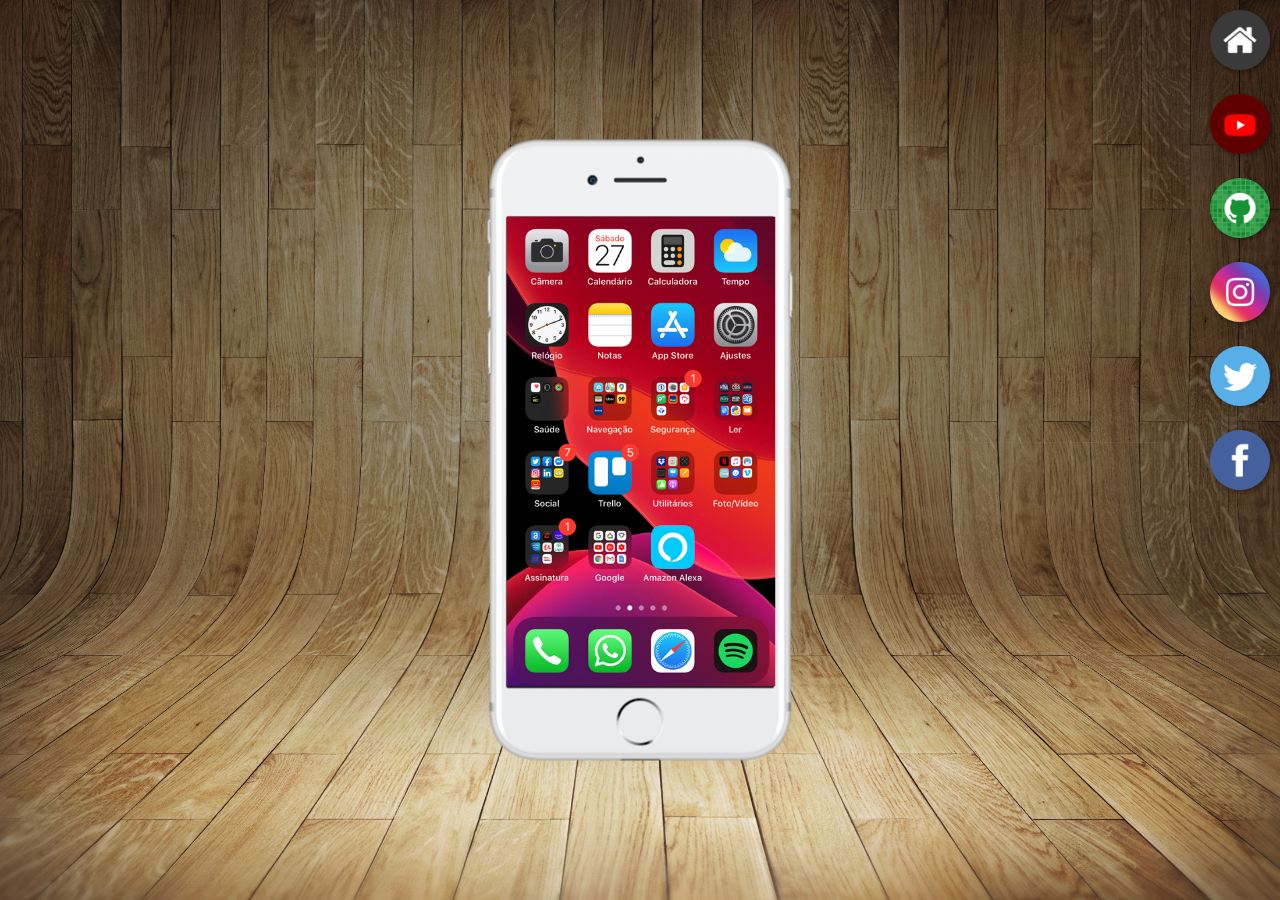
<file: index.html>
<!DOCTYPE html>
<html lang="pt-br">
<head>
    <meta charset="UTF-8">
    <meta http-equiv="X-UA-Compatible" content="IE=edge">
    <meta name="viewport" content="width=device-width, initial-scale=1.0">
    <title>Social Networks</title>

    <link rel="stylesheet" href="estilos/styles.css">
    <link rel="shortcut icon" href="pacote/favicon.ico" type="image/x-icon">
</head>
<body>
    <main>
        <section id="phone">
            <iframe src="home.html" id="tela" name="tela" frameborder="0"></iframe>
        </section>

        <section id="redes-sociais">
            <a href="home.html" target="tela"><img src="pacote/imagens/logo-home.jpg" alt="home"></a><br>
            <a href="youtube.html" target="tela"><img src="pacote/imagens/logo-youtube.jpg" alt="youtube"></a><br>
            <a href="github.html" target="tela"><img src="pacote/imagens/logo-github.jpg" alt="Github"></a><br>
            <a href="instagram.html" target="tela"><img src="pacote/imagens/logo-instagram.jpg" alt="Instagram"></a><br>
            <a href="twitter.html" target="tela"><img src="pacote/imagens/logo-twitter.jpg" alt="Twitter"></a><br>
            <a href="facebook.html" target="tela"><img src="pacote/imagens/logo-facebook.jpg" alt="Facebook"></a><br>
        </section>
    </main>
</body>
</html>
</file>
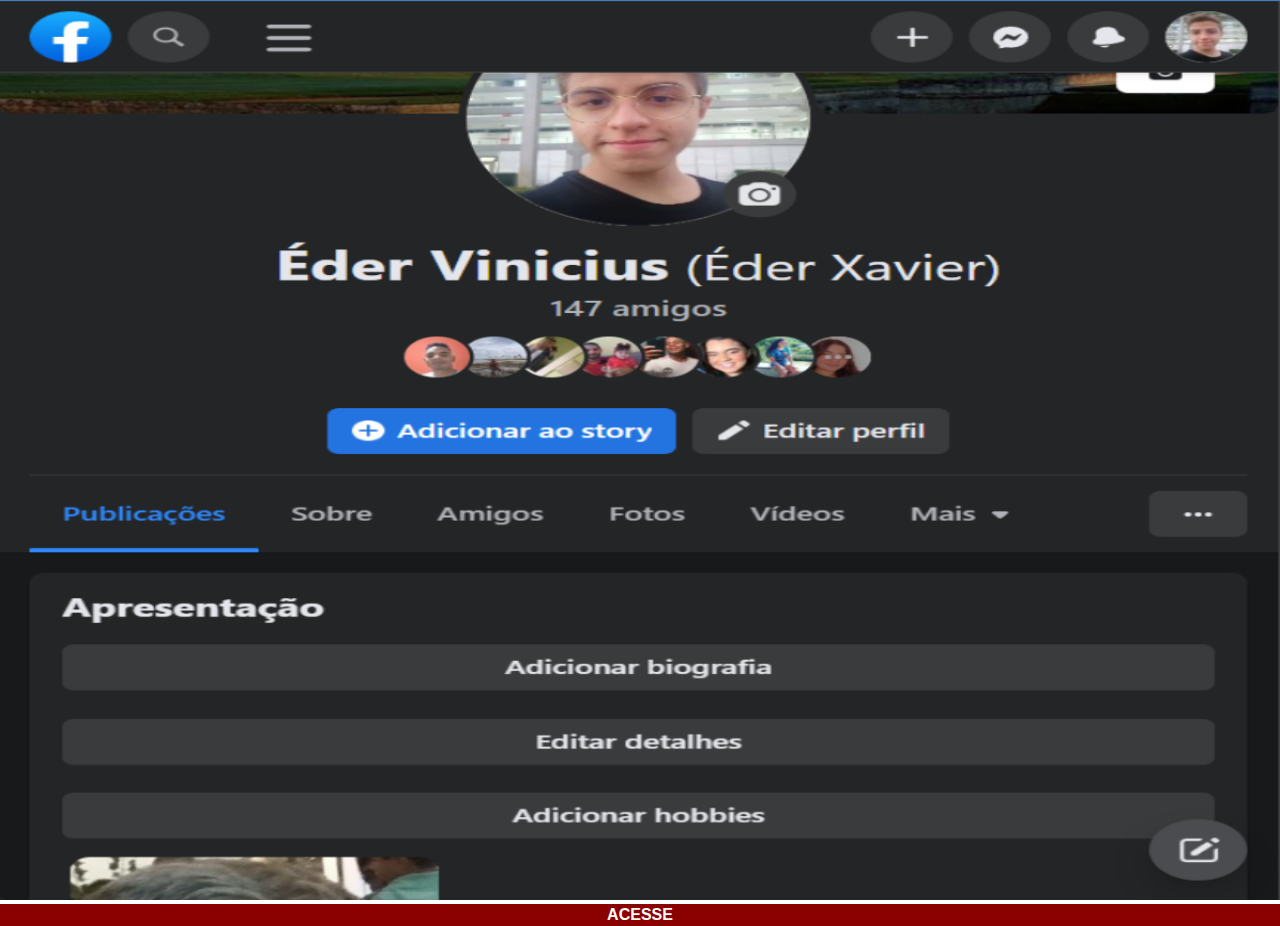
<file: facebook.html>
<!DOCTYPE html>
<html lang="pt-br">
<head>
    <meta charset="UTF-8">
    <meta http-equiv="X-UA-Compatible" content="IE=edge">
    <meta name="viewport" content="width=device-width, initial-scale=1.0">
    <title>Facebook</title>

    <link rel="stylesheet" href="estilos/social.css">
</head>
<body>
    <img src="pacote/imagens/foto-facebook.png" alt="Twitter">
    <a href="https://www.facebook.com/profile.php?id=100011708256888" target="_blank">ACESSE</a>
</body>
</html>
</file>
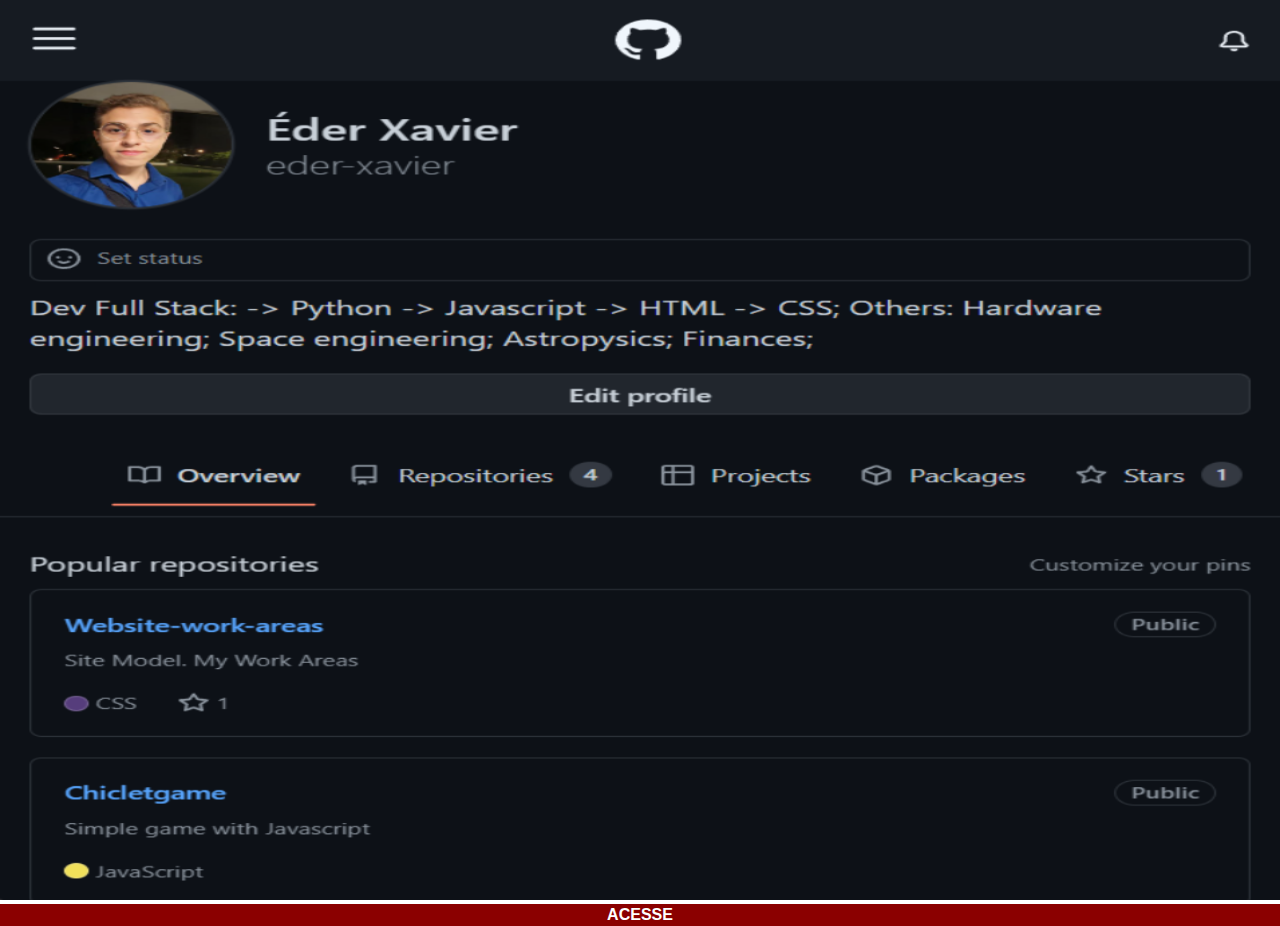
<file: github.html>
<!DOCTYPE html>
<html lang="pt-br">
<head>
    <meta charset="UTF-8">
    <meta http-equiv="X-UA-Compatible" content="IE=edge">
    <meta name="viewport" content="width=device-width, initial-scale=1.0">
    <title>Github</title>

    <link rel="stylesheet" href="estilos/social.css">
</head>
<body>
    <img src="pacote/imagens/foto-github.png" alt="Github">
    <a href="https://github.com/eder-xavier" target="_blank">ACESSE</a>
</body>
</html>
</file>
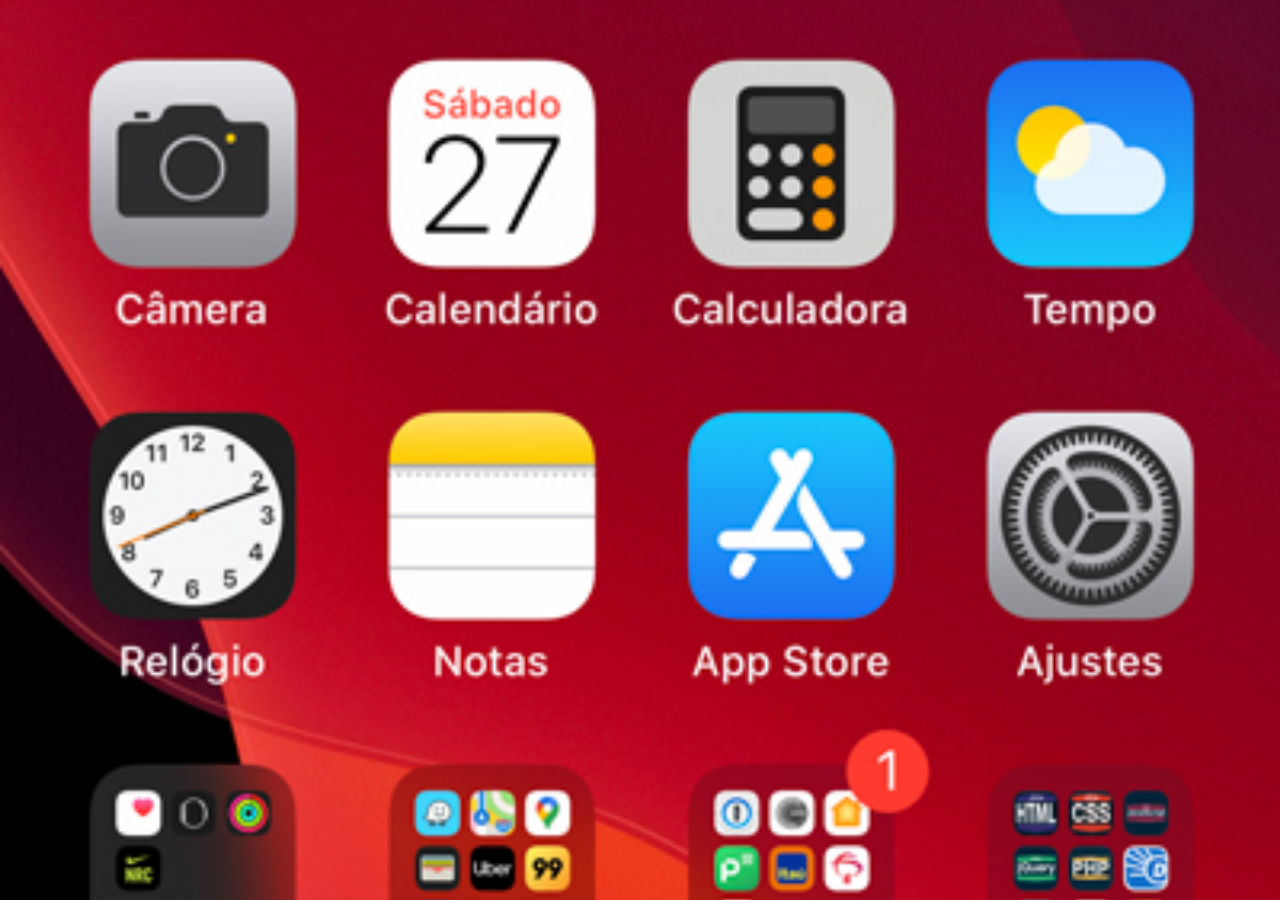
<file: home.html>
<!DOCTYPE html>
<html lang="pt-br">
<head>
    <meta charset="UTF-8">
    <meta http-equiv="X-UA-Compatible" content="IE=edge">
    <meta name="viewport" content="width=device-width, initial-scale=1.0">
    <title>home</title>
</head>
<style>
    *{
        margin: 0px;
        padding: 0px;
    }

    body{
        width: 100vw;
        height: 100vh;
        background: url(pacote/imagens/tela-home.jpg) no-repeat
        top center;
        background-size: cover;
    }
</style>
<body>
    
</body>
</html>
</file>
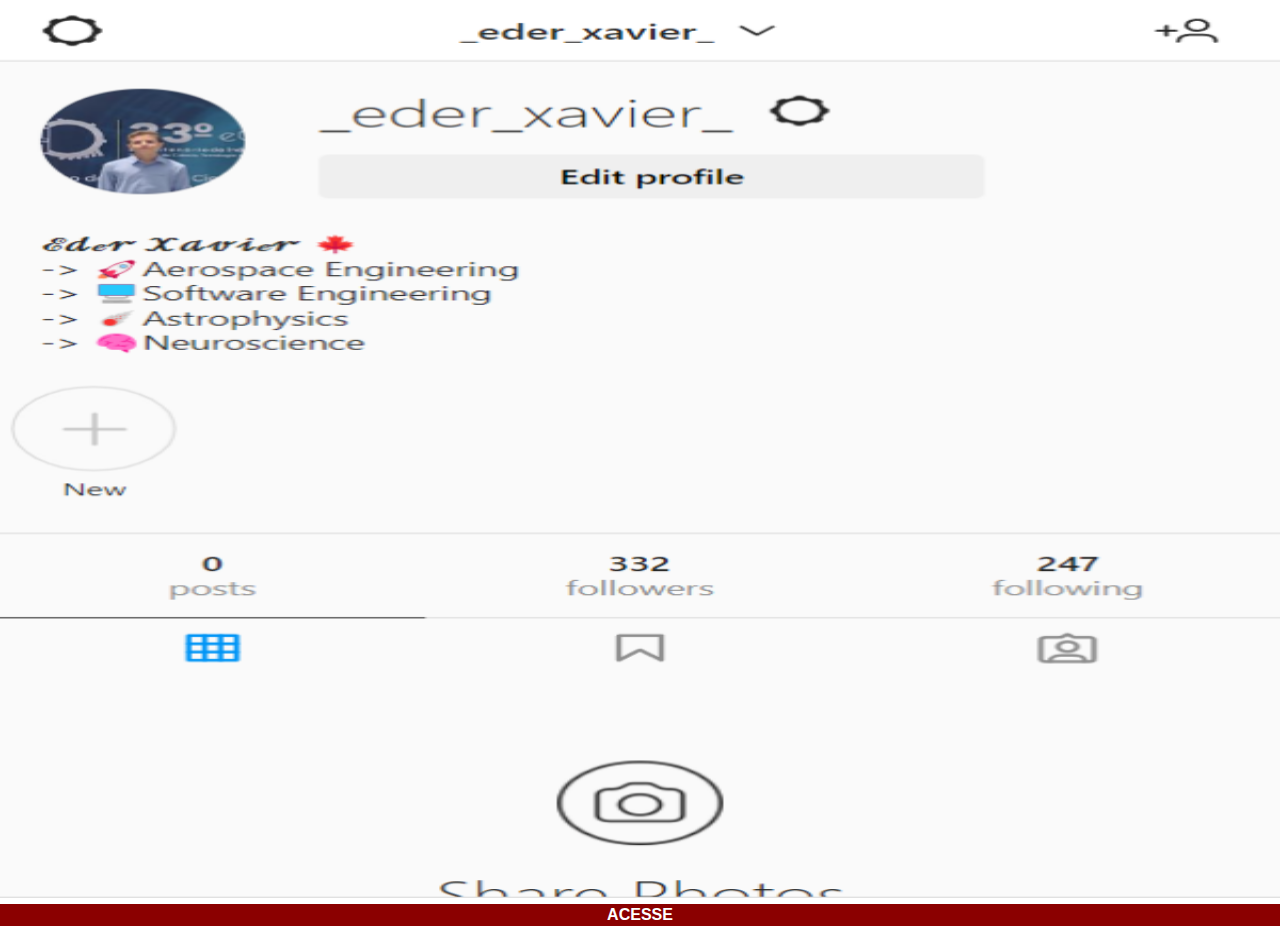
<file: instagram.html>
<!DOCTYPE html>
<html lang="pt-br">
<head>
    <meta charset="UTF-8">
    <meta http-equiv="X-UA-Compatible" content="IE=edge">
    <meta name="viewport" content="width=device-width, initial-scale=1.0">
    <title>Instagram</title>

    <link rel="stylesheet" href="estilos/social.css">
</head>
<body>
    <img src="pacote/imagens/foto-instagram.png" alt="Instagram">
    <a href="https://www.instagram.com/_eder_xavier_/" target="_blank">ACESSE</a>
</body>
</html>
</file>
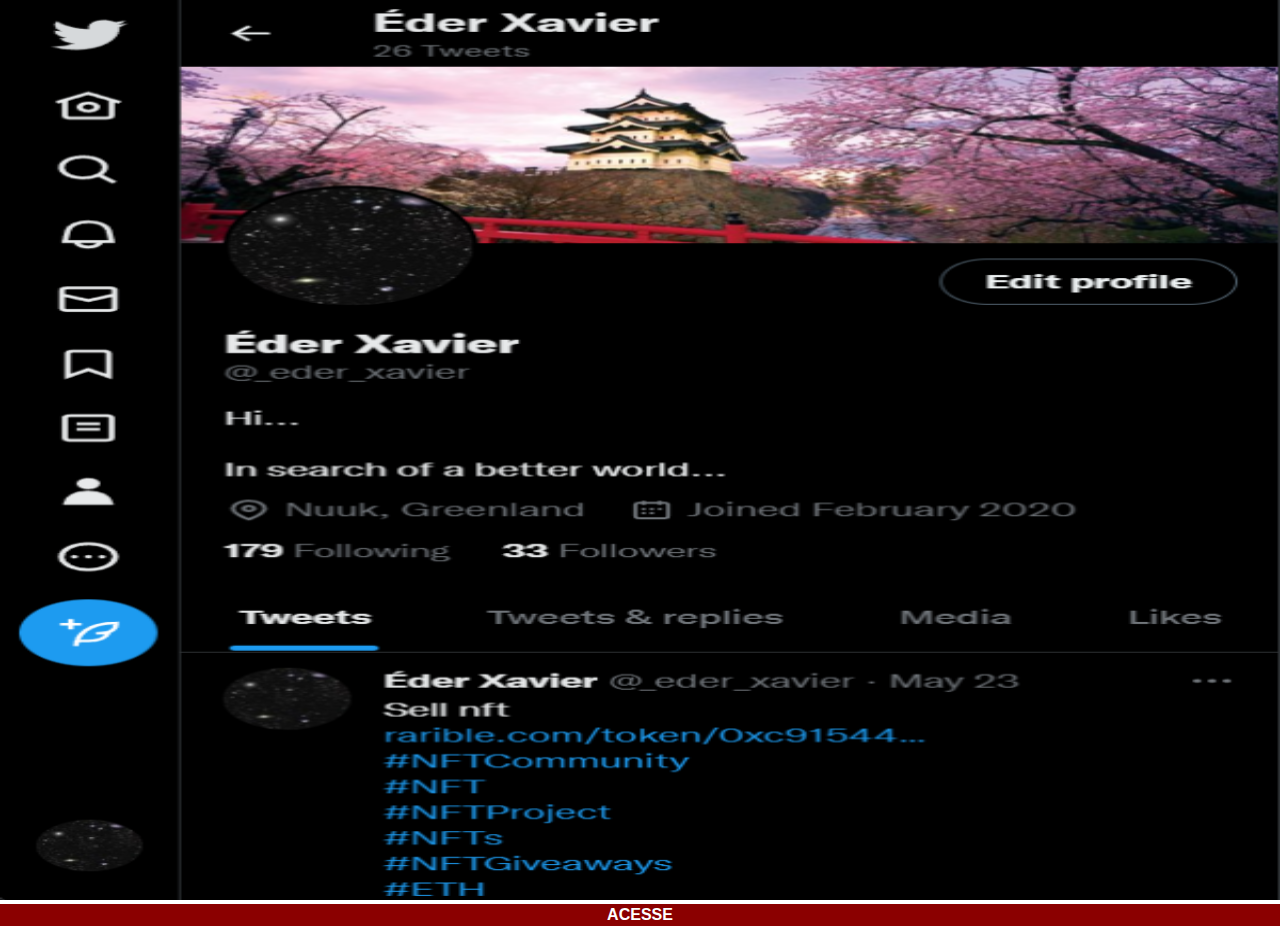
<file: twitter.html>
<!DOCTYPE html>
<html lang="pt-br">
<head>
    <meta charset="UTF-8">
    <meta http-equiv="X-UA-Compatible" content="IE=edge">
    <meta name="viewport" content="width=device-width, initial-scale=1.0">
    <title>Twitter</title>

    <link rel="stylesheet" href="estilos/social.css">
</head>
<body>
    <img src="pacote/imagens/foto-twitter.png" alt="Twitter">
    <a href="https://twitter.com/_eder_xavier" target="_blank">ACESSE</a>
</body>
</html>
</file>
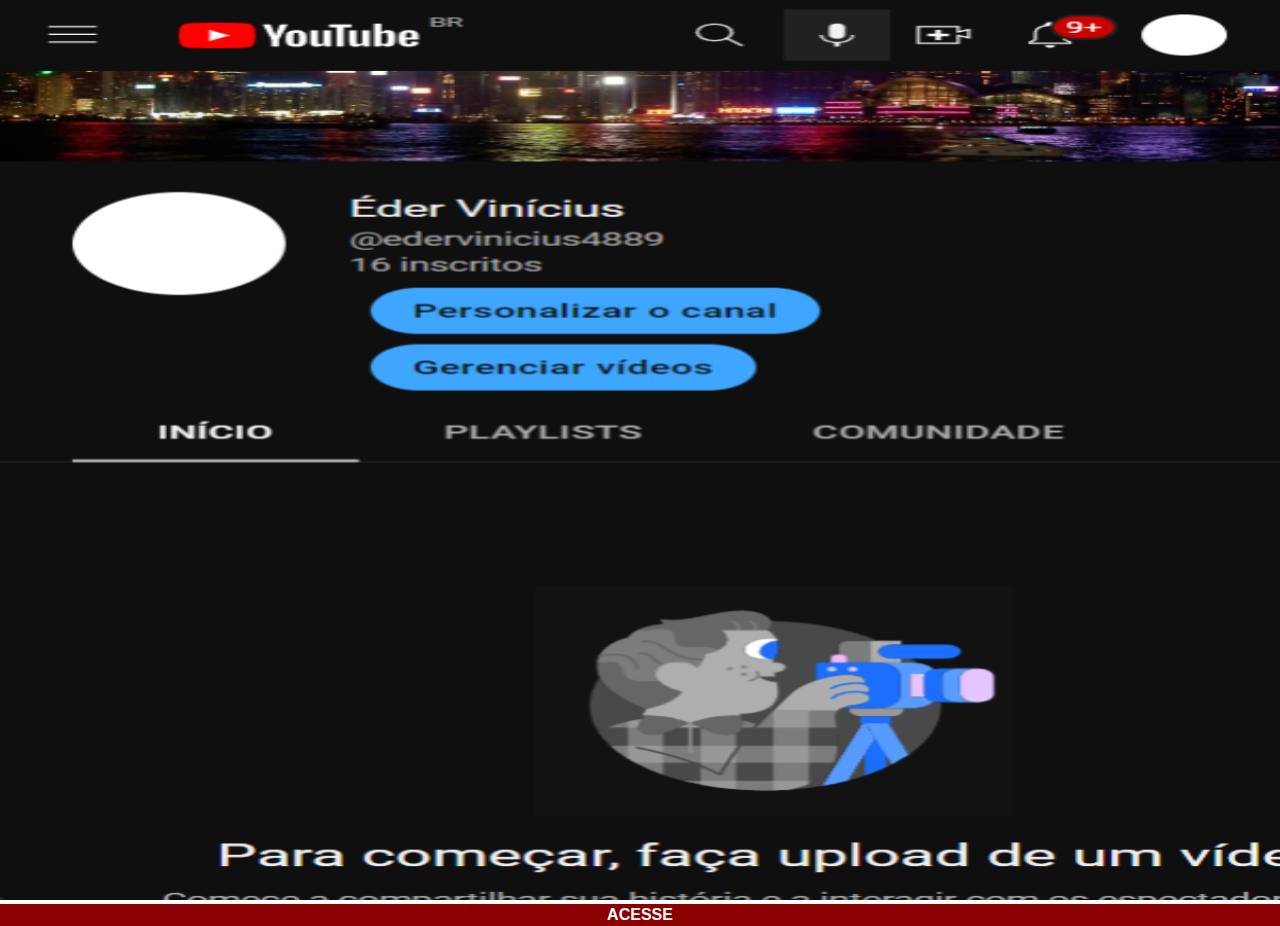
<file: youtube.html>
<!DOCTYPE html>
<html lang="pt-br">
<head>
    <meta charset="UTF-8">
    <meta http-equiv="X-UA-Compatible" content="IE=edge">
    <meta name="viewport" content="width=device-width, initial-scale=1.0">
    <title>Youtube</title>

    <link rel="stylesheet" href="estilos/social.css">
</head>
<body>
    <img src="pacote/imagens/foto-youtube.png" alt="Youtube"Y>
    <a href="https://www.youtube.com/@edervinicius4889" target="_blank">ACESSE</a>
</body>
</html>
</file>
<file: estilos/styles.css>
@charset "UTF-8";

*{
    margin: 0px;
    padding: 0px;
    font-family: Arial, Helvetica, sans-serif;
}

html, body {
    height: 100vh;
    width: 100vw;
    background-color: black;
}

body{
    background: url(../pacote/imagens/fundo-madeira.jpg)
    no-repeat top center;
    background-size: cover;
    background-attachment: fixed;
}

main{
    position: relative;
    height: 100vh;
}

section#phone{
    position: absolute;
    top: 50%;
    left: 50%;
    transform: translate(-50%, -50%);

    height: 627px;
    width: 311px;
    background: url(../pacote/imagens/frame-iphone.png) no-repeat;
}

iframe#tela{
    position: relative;
    top: 80px;
    left: 22px;
    width: 269px;
    height: 470px;
}

section#redes-sociais{
    text-align: right;
}
section#redes-sociais img{
    width: 60px;
    margin: 10px;
    border-radius: 50%;
    box-shadow: 2px 2px 5px rgba(0, 0, 0, 0.36);
    box-sizing: border-box;
}
section#redes-sociais img:hover{
    border: 2px solid rgba(255, 255, 255, 0.685);
    transform: translate(-3px, -3px);
    box-shadow: 5px 5px 10px rgba(0, 0, 0, 0.622);
    transition: transform 0.3s;
}
</file>
<file: estilos/social.css>
@charset "UTF-8";

*{
    margin: 0px;
    padding: 0px;
    font-family: Arial, Helvetica, sans-serif;
}

::-webkit-scrollbar{
    width: 0px;
    height: 0px;
}

img{
    width: 100vw;
    height: 100vh;
}

a{
    display: block;
    background-color: darkred;
    color: white;
    padding: 2px;
    text-align: center;
    font-weight: bolder;
    text-decoration: none;
}

a:hover{
    background-color: red;
}
</file>
